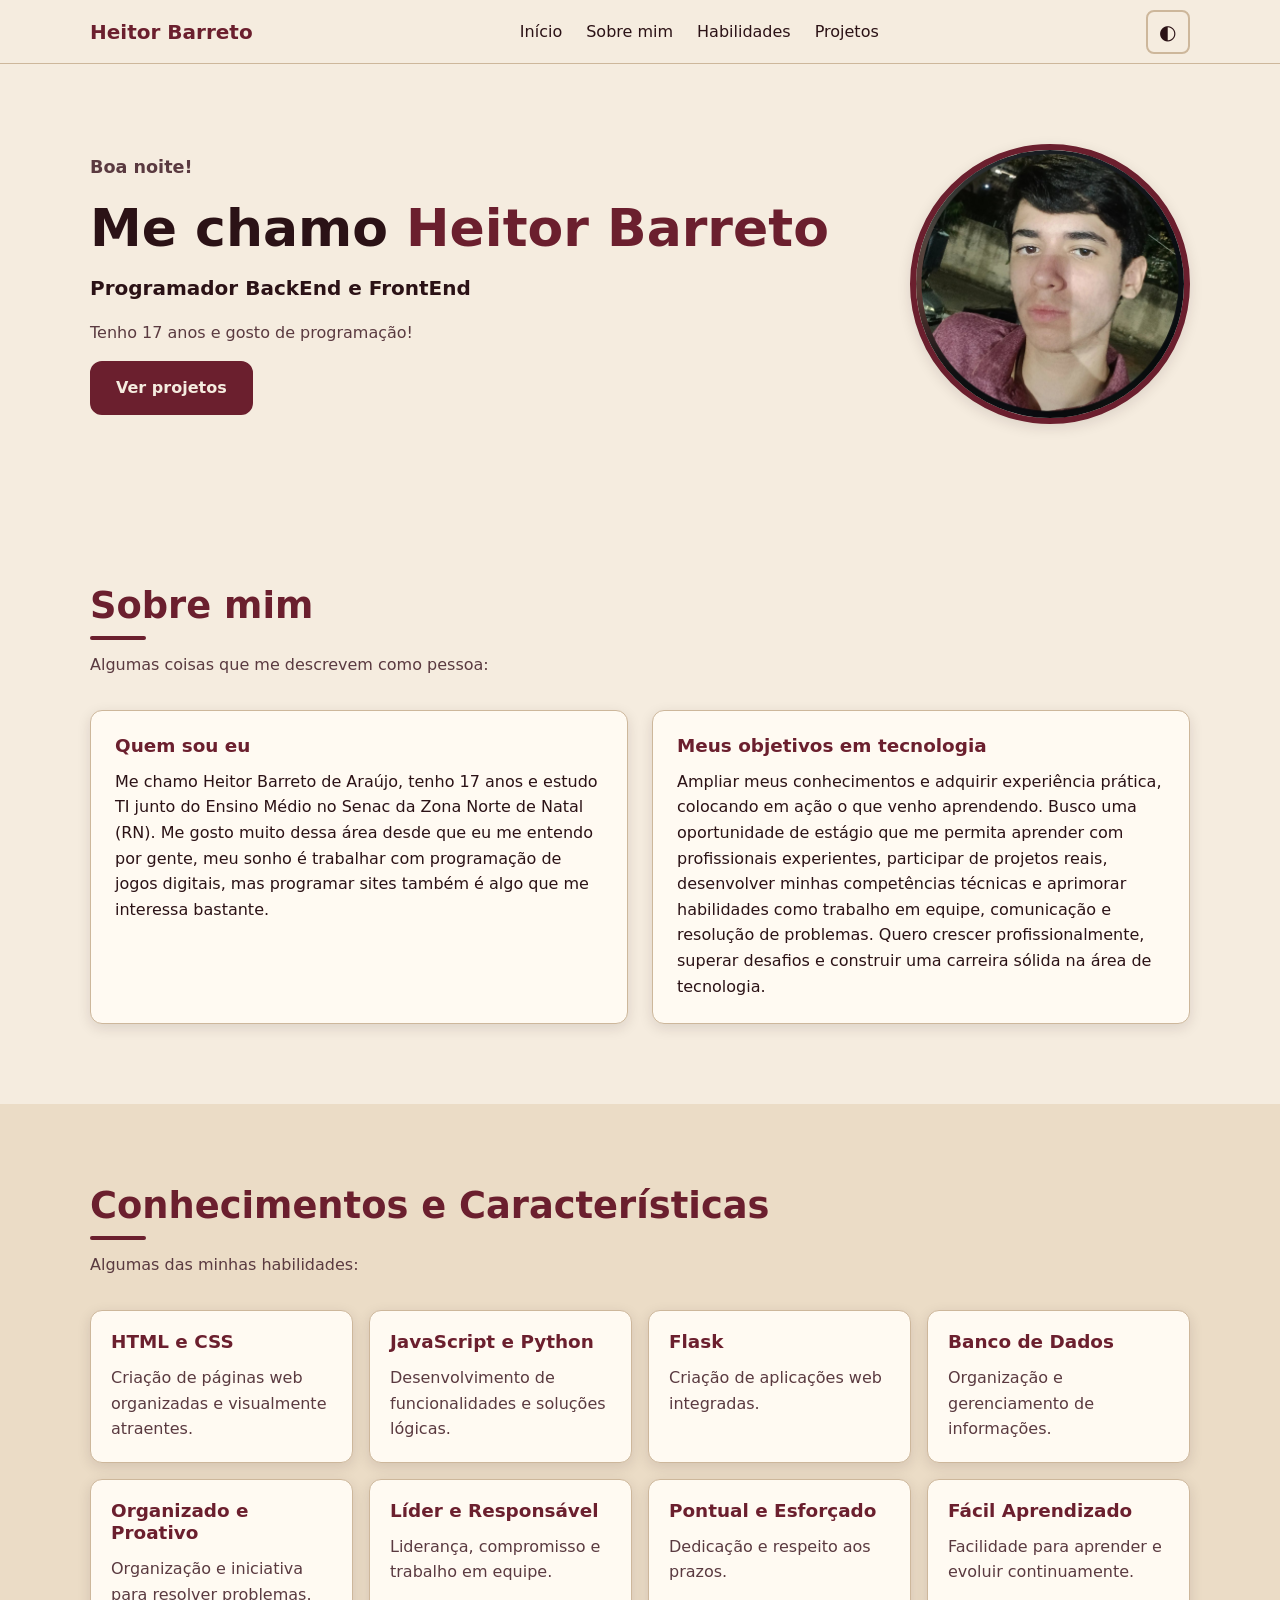
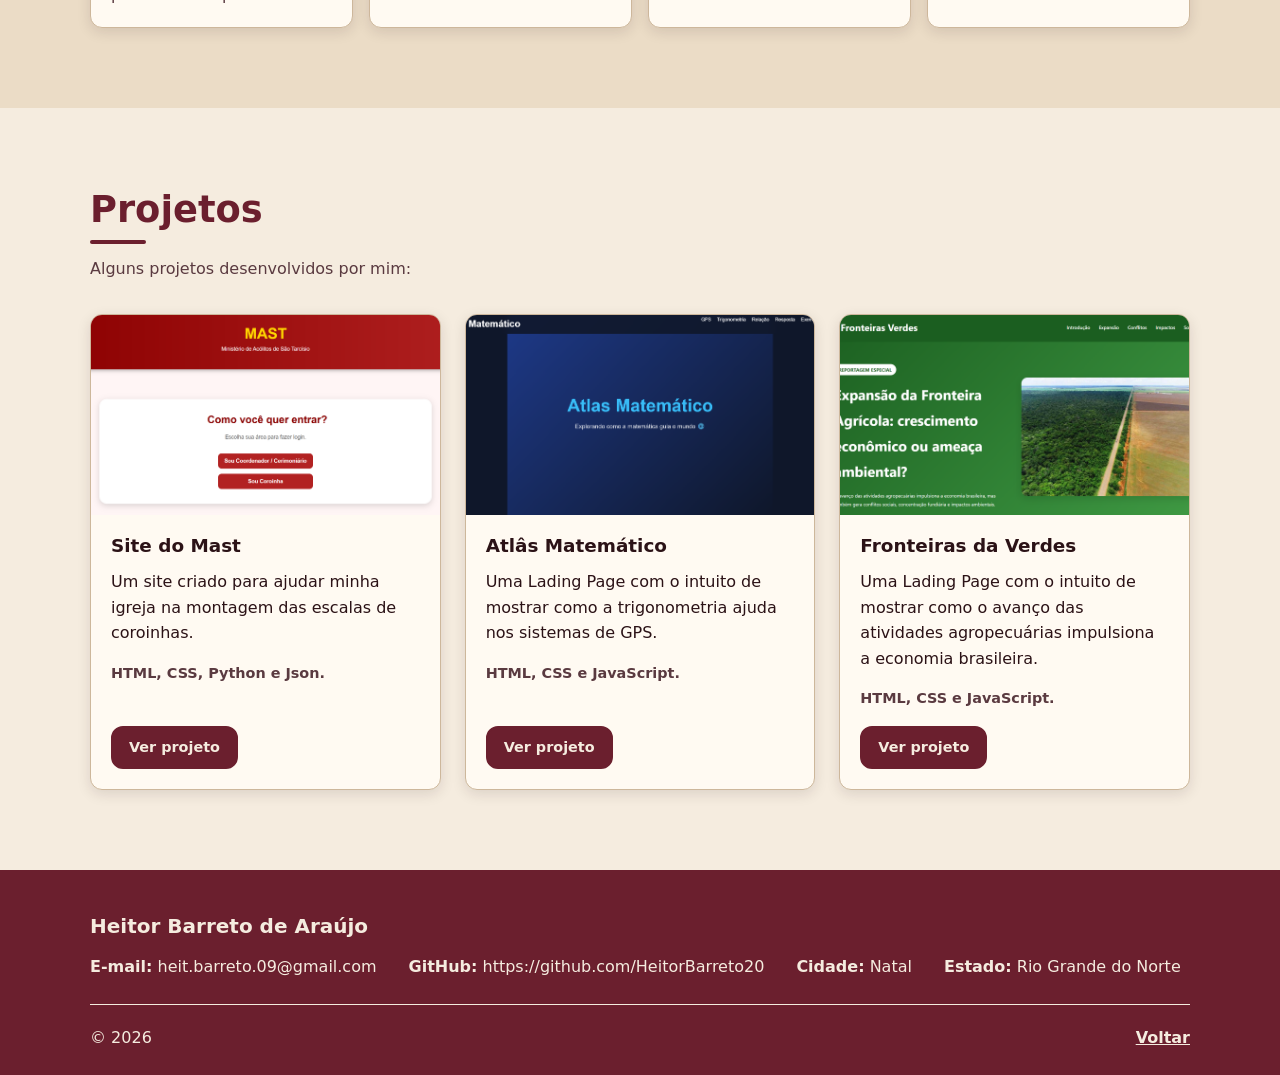
<file: index.html>
<!DOCTYPE html>
<html lang="pt-BR">

<head>
  <meta charset="UTF-8">
  <meta name="viewport" content="width=device-width, initial-scale=1.0">
  <meta name="description" content="[Descrição curta do seu portfólio]">
  <title>Heitor | Portfólio</title>

  <link rel="stylesheet" href="css/style.css">
  <script src="js/script.js" defer></script>
</head>

<body>
  <a class="skip-link" href="#conteudo">Pular para o conteúdo</a>

  <!-- ==================================================
       1. CABEÇALHO
       ================================================== -->
  <header class="header">
    <div class="container header__inner">

      <a href="#inicio" class="logo" aria-label="[Seu Nome] - ir para o início">Heitor Barreto</a>

      <nav id="menu" class="nav" aria-label="Navegação principal">
        <ul class="nav__list">
          <li><a href="#inicio">Início</a></li>
          <li><a href="#sobre">Sobre mim</a></li>
          <li><a href="#habilidades">Habilidades</a></li>
          <li><a href="#projetos">Projetos</a></li>
        </ul>
      </nav>

      <div class="header__actions">
        <button id="btn-tema" class="icon-btn" type="button"
                aria-label="Alternar modo claro/escuro" aria-pressed="false">
          <span aria-hidden="true">◐</span>
        </button>
        <button id="btn-menu" class="icon-btn menu-toggle" type="button"
                aria-label="Abrir menu" aria-expanded="false" aria-controls="menu">
          <span aria-hidden="true">☰</span>
        </button>
      </div>

    </div>
  </header>

  <main id="conteudo">

    <!-- ==================================================
         2. INÍCIO
         ================================================== -->
    <section id="inicio" class="hero" aria-labelledby="titulo-inicio">
      <div class="container hero__inner">

        <div class="hero__texto">
          <p id="saudacao" class="hero__saudacao">Olá!</p>
          <h1 id="titulo-inicio">Me chamo <span class="destaque">Heitor Barreto</span></h1>
          <p class="hero__cargo">Programador BackEnd e FrontEnd</p>
          <p class="hero__resumo">Tenho 17 anos e gosto de programação!</p>
          <a href="#projetos" class="btn">Ver projetos</a>
        </div>

        <figure class="hero__imagem">
          <!-- Coloque sua foto em img/ e troque o nome do arquivo abaixo -->
          <img src="img/minhafoto.jpg" alt="">
        </figure>

      </div>
    </section>

    <!-- ==================================================
         3. SOBRE MIM
         ================================================== -->
    <section id="sobre" class="section" aria-labelledby="titulo-sobre">
      <div class="container">

        <header class="section__header">
          <h2 id="titulo-sobre">Sobre mim</h2>
          <p class="section__sub">Algumas coisas que me descrevem como pessoa:</p>
        </header>

        <div class="sobre">
          <article class="card sobre__item">
            <h3>Quem sou eu</h3>
            <p>Me chamo Heitor Barreto de Araújo, tenho 17 anos e estudo TI junto do Ensino Médio no Senac da Zona Norte de Natal (RN). Me gosto muito dessa área desde que eu me entendo por gente, meu sonho é trabalhar com programação de jogos digitais, mas programar sites também é algo que me interessa bastante.</p>
          </article>

          <article class="card sobre__item">
            <h3>Meus objetivos em tecnologia</h3>
            <p>Ampliar meus conhecimentos e adquirir experiência prática, colocando em ação o que venho aprendendo. Busco uma oportunidade de estágio que me permita aprender com profissionais experientes, participar de projetos reais, desenvolver minhas competências técnicas e aprimorar habilidades como trabalho em equipe, comunicação e resolução de problemas. Quero crescer profissionalmente, superar desafios e construir uma carreira sólida na área de tecnologia.</p>
          </article>
        </div>

      </div>
    </section>

    <!-- ==================================================
         4. HABILIDADES
         ================================================== -->
    <section id="habilidades" class="section section--alt" aria-labelledby="titulo-habilidades">
      <div class="container">

        <header class="section__header">
          <h2 id="titulo-habilidades">Conhecimentos e Características</h2>
          <p class="section__sub">Algumas das minhas habilidades:</p>
        </header>

        <ul class="skills">
          <li class="card skill">
            <h3>HTML e CSS</h3>
            <p>Criação de páginas web organizadas e visualmente atraentes.</p>
          </li>
          <li class="card skill">
            <h3>JavaScript e Python</h3>
            <p>Desenvolvimento de funcionalidades e soluções lógicas.</p>
          </li>
          <li class="card skill">
            <h3>Flask</h3>
            <p>Criação de aplicações web integradas.</p>
          </li>
          <li class="card skill">
            <h3>Banco de Dados</h3>
            <p>Organização e gerenciamento de informações.</p>
          </li>
          <li class="card skill">
            <h3>Organizado e Proativo</h3>
            <p>Organização e iniciativa para resolver problemas.</p>
          </li>
          <li class="card skill">
            <h3>Líder e Responsável</h3>
            <p>Liderança, compromisso e trabalho em equipe.</p>
          </li>
          <li class="card skill">
            <h3>Pontual e Esforçado</h3>
            <p>Dedicação e respeito aos prazos.</p>
          </li>
          <li class="card skill">
            <h3>Fácil Aprendizado</h3>
            <p>Facilidade para aprender e evoluir continuamente.</p>
          </li>
        </ul>

      </div>
    </section>

    <!-- ==================================================
         5. PROJETOS
         ================================================== -->
    <section id="projetos" class="section" aria-labelledby="titulo-projetos">
      <div class="container">

        <header class="section__header">
          <h2 id="titulo-projetos">Projetos</h2>
          <p class="section__sub">Alguns projetos desenvolvidos por mim:</p>
        </header>

        <div class="projects">

          <!-- Projeto 1 -->
          <article class="card project">
            <img src="img/Captura de tela 2026-10-21 134915.png" alt=""
                 width="400" height="220" loading="lazy">
            <div class="project__body">
              <h3>Site do Mast</h3>
              <p>Um site criado para ajudar minha igreja na montagem das escalas de coroinhas.</p>
              <p class="tags">HTML, CSS, Python e Json.</p>
              <a href="https://hb20.pythonanywhere.com/login" class="btn btn--small" aria-label="" target="_blank">Ver projeto</a>
            </div>
          </article>

          <!-- Projeto 2 -->
          <article class="card project">
            <img src="img/Captura de tela 2026-10-21 153153.png" alt=""
                 width="400" height="220" loading="lazy">
            <div class="project__body">
              <h3>Atlâs Matemático</h3>
              <p>Uma Lading Page com o intuito de mostrar como a trigonometria ajuda nos sistemas de GPS.</p>
              <p class="tags">HTML, CSS e JavaScript.</p>
              <a href="https://heitorbarreto20.github.io/Atlas-Matem-tico/" class="btn btn--small" aria-label="" target="_blank">Ver projeto</a>
            </div>
          </article>

          <!-- Projeto 3 -->
          <article class="card project">
            <img src="img/Captura de tela 2026-10-21 153454.png" alt=""
                 width="400" height="220" loading="lazy">
            <div class="project__body">
              <h3>Fronteiras da Verdes</h3>
              <p>Uma Lading Page com o intuito de mostrar como o avanço das atividades agropecuárias impulsiona a economia brasileira.</p>
              <p class="tags">HTML, CSS e JavaScript.</p>
              <a href="https://heitorbarreto20.github.io/Fronteiras-da-Terra/" class="btn btn--small" aria-label="" target="_blank">Ver projeto</a>
            </div>
          </article>

        </div>
      </div>
    </section>

  </main>

  <!-- ==================================================
       6. RODAPÉ
       ================================================== -->
  <footer class="footer">
    <div class="container">

      <address class="footer__dados">
        <p class="footer__nome">Heitor Barreto de Araújo</p>
        <ul>
          <li><span>E-mail:</span> heit.barreto.09@gmail.com</li>
          <li><span>GitHub:</span> https://github.com/HeitorBarreto20</li>
          <li><span>Cidade:</span> Natal</li>
          <li><span>Estado:</span> Rio Grande do Norte</li>
        </ul>
      </address>

      <div class="footer__base">
        <p>&copy; <span id="ano">2026</span></p>
        <a href="#inicio" class="footer__topo" aria-label="Voltar ao topo da página">Voltar</a>
      </div>

    </div>
  </footer>

</body>
</html>
</file>
<file: css/style.css>
/* ==========================================================
   ÍNDICE
   1. Variáveis (cores vinho e bege)
   2. Base e utilitários
   3. Botões
   4. Cabeçalho e navegação
   5. Seções (estrutura comum)
   6. Início
   7. Sobre mim
   8. Habilidades
   9. Projetos
   10. Rodapé
   11. Responsivo e acessibilidade
   ========================================================== */


/* ========== 1. VARIÁVEIS ========== */
:root {
  /* Tema claro (bege + vinho) */
  --bg:            #f5ecdf;
  --bg-alt:        #ebdcc6;
  --surface:       #fffaf2;
  --text:          #2b1216;
  --muted:         #5a3a40;
  --primary:       #6b1f2e;
  --primary-hover: #521420;
  --on-primary:    #f5ecdf;
  --border:        #cdb79b;
  --focus:         #b8860b;
  --error:         #9b1c1c;

  /* Medidas */
  --radius:   12px;
  --shadow:   0 4px 14px rgba(43, 18, 22, 0.12);
  --header-h: 64px;
  --space:    clamp(3rem, 8vw, 5rem);
}

/* Tema escuro (vinho + bege) */
[data-tema="escuro"] {
  --bg:            #2a0e14;
  --bg-alt:        #36141c;
  --surface:       #421a23;
  --text:          #f5ecdf;
  --muted:         #dcc7ac;
  --primary:       #e3c9a8;
  --primary-hover: #f0dcc2;
  --on-primary:    #2a0e14;
  --border:        #6b3a45;
  --focus:         #ffd98a;
  --error:         #ffb4b4;
  --shadow:        0 4px 14px rgba(0, 0, 0, 0.4);
}


/* ========== 2. BASE E UTILITÁRIOS ========== */
*, *::before, *::after { box-sizing: border-box; }

html {
  scroll-behavior: smooth;
  scroll-padding-top: var(--header-h);
}

body {
  margin: 0;
  font-family: system-ui, -apple-system, "Segoe UI", Roboto, sans-serif;
  line-height: 1.6;
  color: var(--text);
  background: var(--bg);
  transition: background 0.3s, color 0.3s;
}

img { max-width: 100%; height: auto; display: block; }
ul  { list-style: none; margin: 0; padding: 0; }
p   { margin: 0 0 1rem; }
a   { color: var(--primary); }

h1, h2, h3 { line-height: 1.2; margin: 0 0 0.75rem; }
h2 { font-size: clamp(1.7rem, 4vw, 2.3rem); color: var(--primary); }
h3 { font-size: 1.15rem; }

.container { width: min(1100px, 100% - 2rem); margin-inline: auto; }

.card {
  background: var(--surface);
  border: 1px solid var(--border);
  border-radius: var(--radius);
  box-shadow: var(--shadow);
}

:focus-visible { outline: 3px solid var(--focus); outline-offset: 3px; }

.skip-link {
  position: absolute; left: -999px; top: 0; z-index: 200;
  background: var(--primary); color: var(--on-primary);
  padding: 0.5rem 1rem;
}
.skip-link:focus { left: 0; }


/* ========== 3. BOTÕES ========== */
.btn {
  display: inline-block;
  padding: 0.75rem 1.5rem;
  font: inherit; font-weight: 600; text-decoration: none; cursor: pointer;
  color: var(--on-primary);
  background: var(--primary);
  border: 2px solid var(--primary);
  border-radius: var(--radius);
  transition: background 0.2s, transform 0.2s;
}
.btn:hover { background: var(--primary-hover); transform: translateY(-2px); }
.btn--small { padding: 0.5rem 1rem; font-size: 0.9rem; }

.icon-btn {
  width: 44px; height: 44px;
  font-size: 1.25rem; cursor: pointer;
  color: var(--text);
  background: transparent;
  border: 2px solid var(--border);
  border-radius: 8px;
}
.icon-btn:hover { border-color: var(--primary); }


/* ========== 4. CABEÇALHO E NAVEGAÇÃO ========== */
.header {
  position: sticky; top: 0; z-index: 100;
  height: var(--header-h);
  background: var(--bg);
  border-bottom: 1px solid var(--border);
}

.header__inner {
  height: 100%;
  display: flex; align-items: center; justify-content: space-between; gap: 1rem;
}

.header__actions { display: flex; gap: 0.5rem; }

.logo {
  font-weight: 800; font-size: 1.25rem;
  color: var(--primary); text-decoration: none;
}

.nav__list { display: flex; gap: 1.5rem; }

.nav__list a {
  padding: 0.25rem 0;
  font-weight: 500; color: var(--text); text-decoration: none;
  border-bottom: 2px solid transparent;
}
.nav__list a:hover { border-bottom-color: var(--primary); }

.menu-toggle { display: none; }


/* ========== 5. SEÇÕES (estrutura comum) ========== */
.section        { padding: var(--space) 0; }
.section--alt   { background: var(--bg-alt); }

.section__header { margin-bottom: 2rem; }
.section__header h2::after {
  content: "";
  display: block;
  width: 56px; height: 4px; margin-top: 0.5rem;
  background: var(--primary);
  border-radius: 2px;
}
.section__sub { color: var(--muted); max-width: 60ch; margin: 0.75rem 0 0; }


/* ========== 6. INÍCIO ========== */
.hero { padding: var(--space) 0; }

.hero__inner {
  display: flex; align-items: center; justify-content: space-between;
  flex-wrap: wrap-reverse; gap: 2rem;
}

.hero__texto { flex: 1 1 320px; }
.hero__saudacao { font-size: 1.1rem; font-weight: 600; color: var(--muted); }
.hero h1 { font-size: clamp(2rem, 6vw, 3.25rem); }
.destaque { color: var(--primary); }
.hero__cargo { font-size: 1.25rem; font-weight: 600; }
.hero__resumo { max-width: 55ch; color: var(--muted); }

.hero__imagem { margin: 0 auto; }
.hero__imagem img {
  width: 280px; height: 280px; object-fit: cover;
  background: var(--surface);
  border: 6px solid var(--primary);
  border-radius: 50%;
  box-shadow: var(--shadow);
}


/* ========== 7. SOBRE MIM ========== */
.sobre {
  display: grid;
  grid-template-columns: repeat(auto-fit, minmax(280px, 1fr));
  gap: 1.5rem;
}
.sobre__item { padding: 1.5rem; }
.sobre__item h3 { color: var(--primary); }
.sobre__item p:last-child { margin-bottom: 0; }


/* ========== 8. HABILIDADES ========== */
.skills {
  display: grid;
  grid-template-columns: repeat(auto-fit, minmax(220px, 1fr));
  gap: 1rem;
}
.skill { padding: 1.25rem; }
.skill h3 { color: var(--primary); }
.skill p  { margin: 0; color: var(--muted); }


/* ========== 9. PROJETOS ========== */
.projects {
  display: grid;
  grid-template-columns: repeat(auto-fit, minmax(280px, 1fr));
  gap: 1.5rem;
}

.project { display: flex; flex-direction: column; overflow: hidden; }
.project img { width: 100%; height: 200px; object-fit: cover; background: var(--bg-alt); }
.project__body { display: flex; flex-direction: column; flex: 1; padding: 1.25rem; }
.project__body .btn { align-self: flex-start; margin-top: auto; }
.tags { font-size: 0.9rem; font-weight: 600; color: var(--muted); }


/* ========== 10. RODAPÉ ========== */
.footer { padding: 2.5rem 0 1.5rem; background: var(--primary); color: var(--on-primary); }
.footer a { color: var(--on-primary); font-weight: 600; }

.footer__dados { font-style: normal; padding-bottom: 1.5rem; border-bottom: 1px solid currentColor; }
.footer__nome  { margin: 0 0 0.75rem; font-size: 1.25rem; font-weight: 800; }
.footer__dados ul {
  display: flex; flex-wrap: wrap; gap: 0.5rem 2rem;
}
.footer__dados span { font-weight: 700; }

.footer__base {
  display: flex; justify-content: space-between; align-items: center;
  flex-wrap: wrap; gap: 0.75rem;
  padding-top: 1.25rem;
}
.footer__base p { margin: 0; }


/* ========== 11. RESPONSIVO E ACESSIBILIDADE ========== */
@media (max-width: 768px) {
  .menu-toggle { display: inline-flex; align-items: center; justify-content: center; }

  .nav {
    display: none;
    position: absolute; top: var(--header-h); left: 0; right: 0;
    background: var(--bg);
    border-bottom: 1px solid var(--border);
  }
  .nav.aberto { display: block; }
  .nav__list { flex-direction: column; gap: 0; padding: 0.5rem 1rem 1rem; }
  .nav__list a { display: block; padding: 0.75rem 0; }

  .hero__inner { justify-content: center; text-align: center; }
  .hero__resumo { margin-inline: auto; }
}

@media (prefers-reduced-motion: reduce) {
  html { scroll-behavior: auto; }
  * { transition: none !important; }
}
</file>
